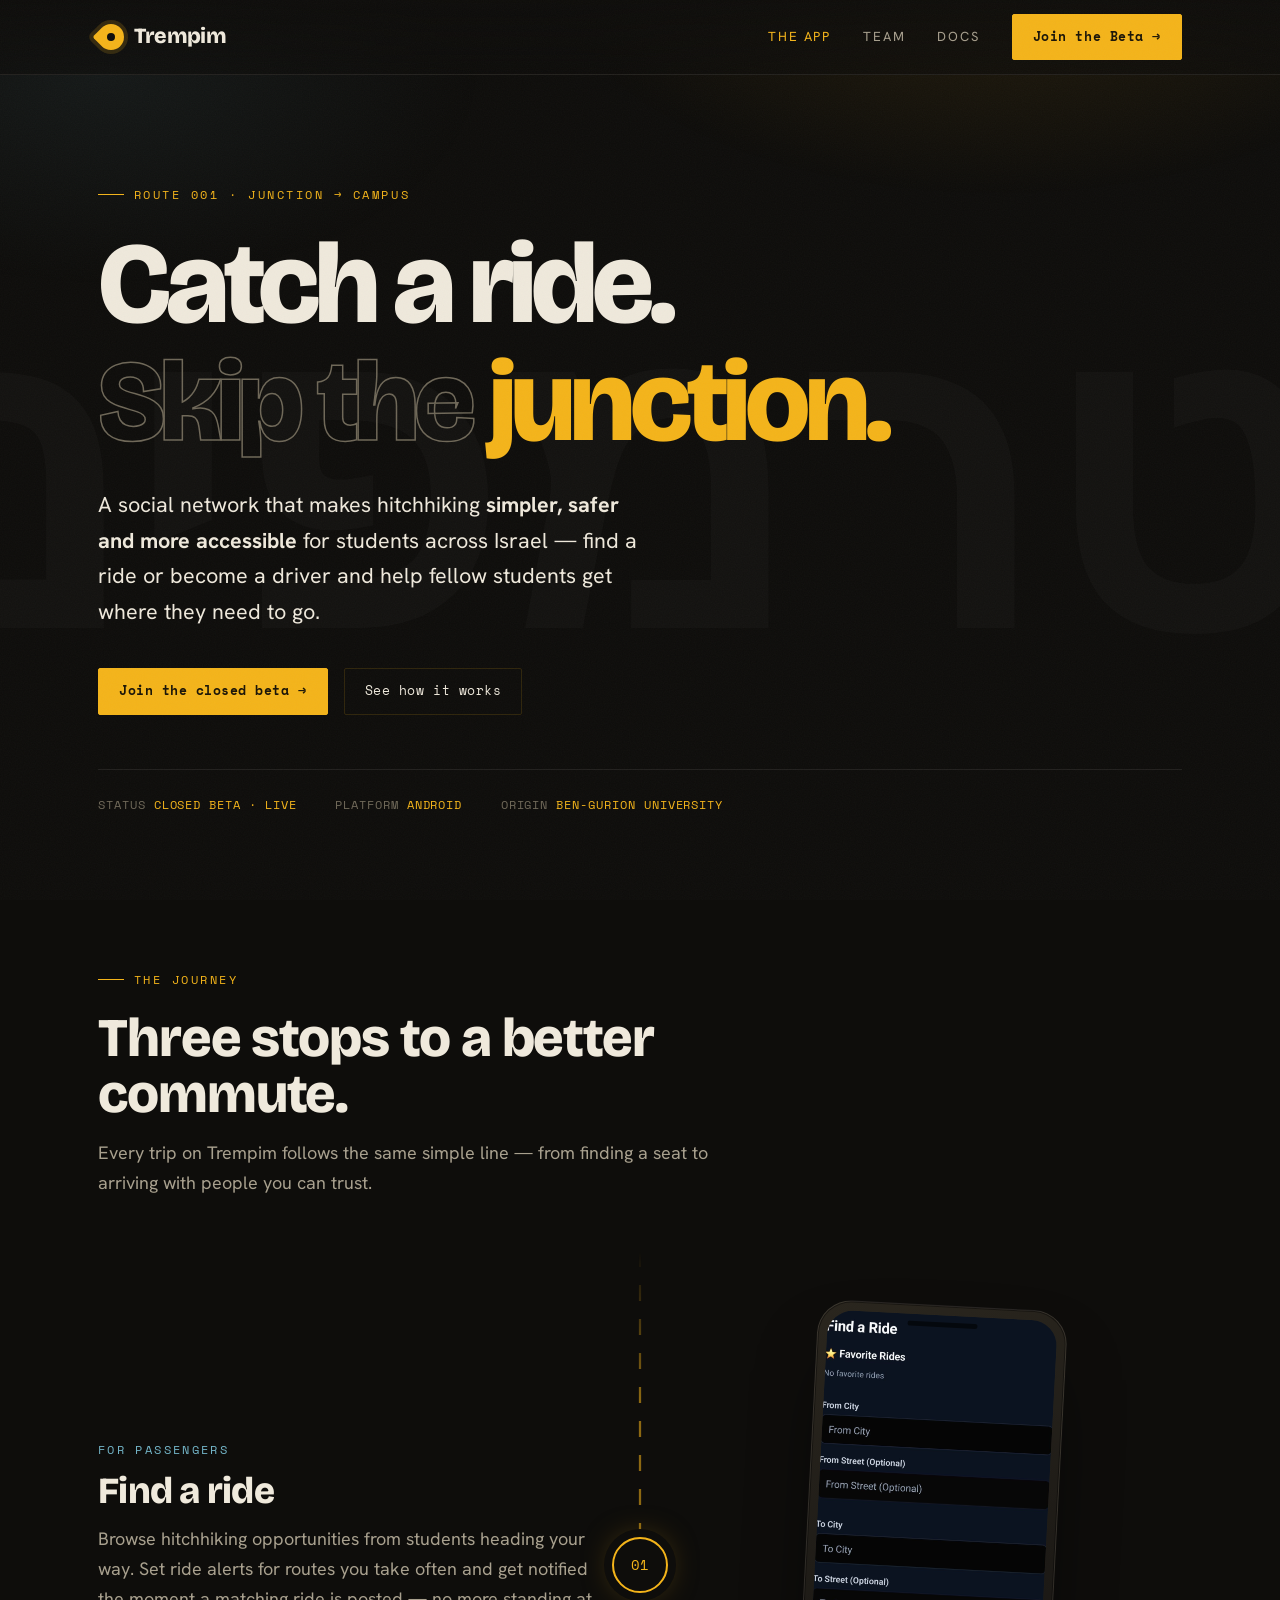
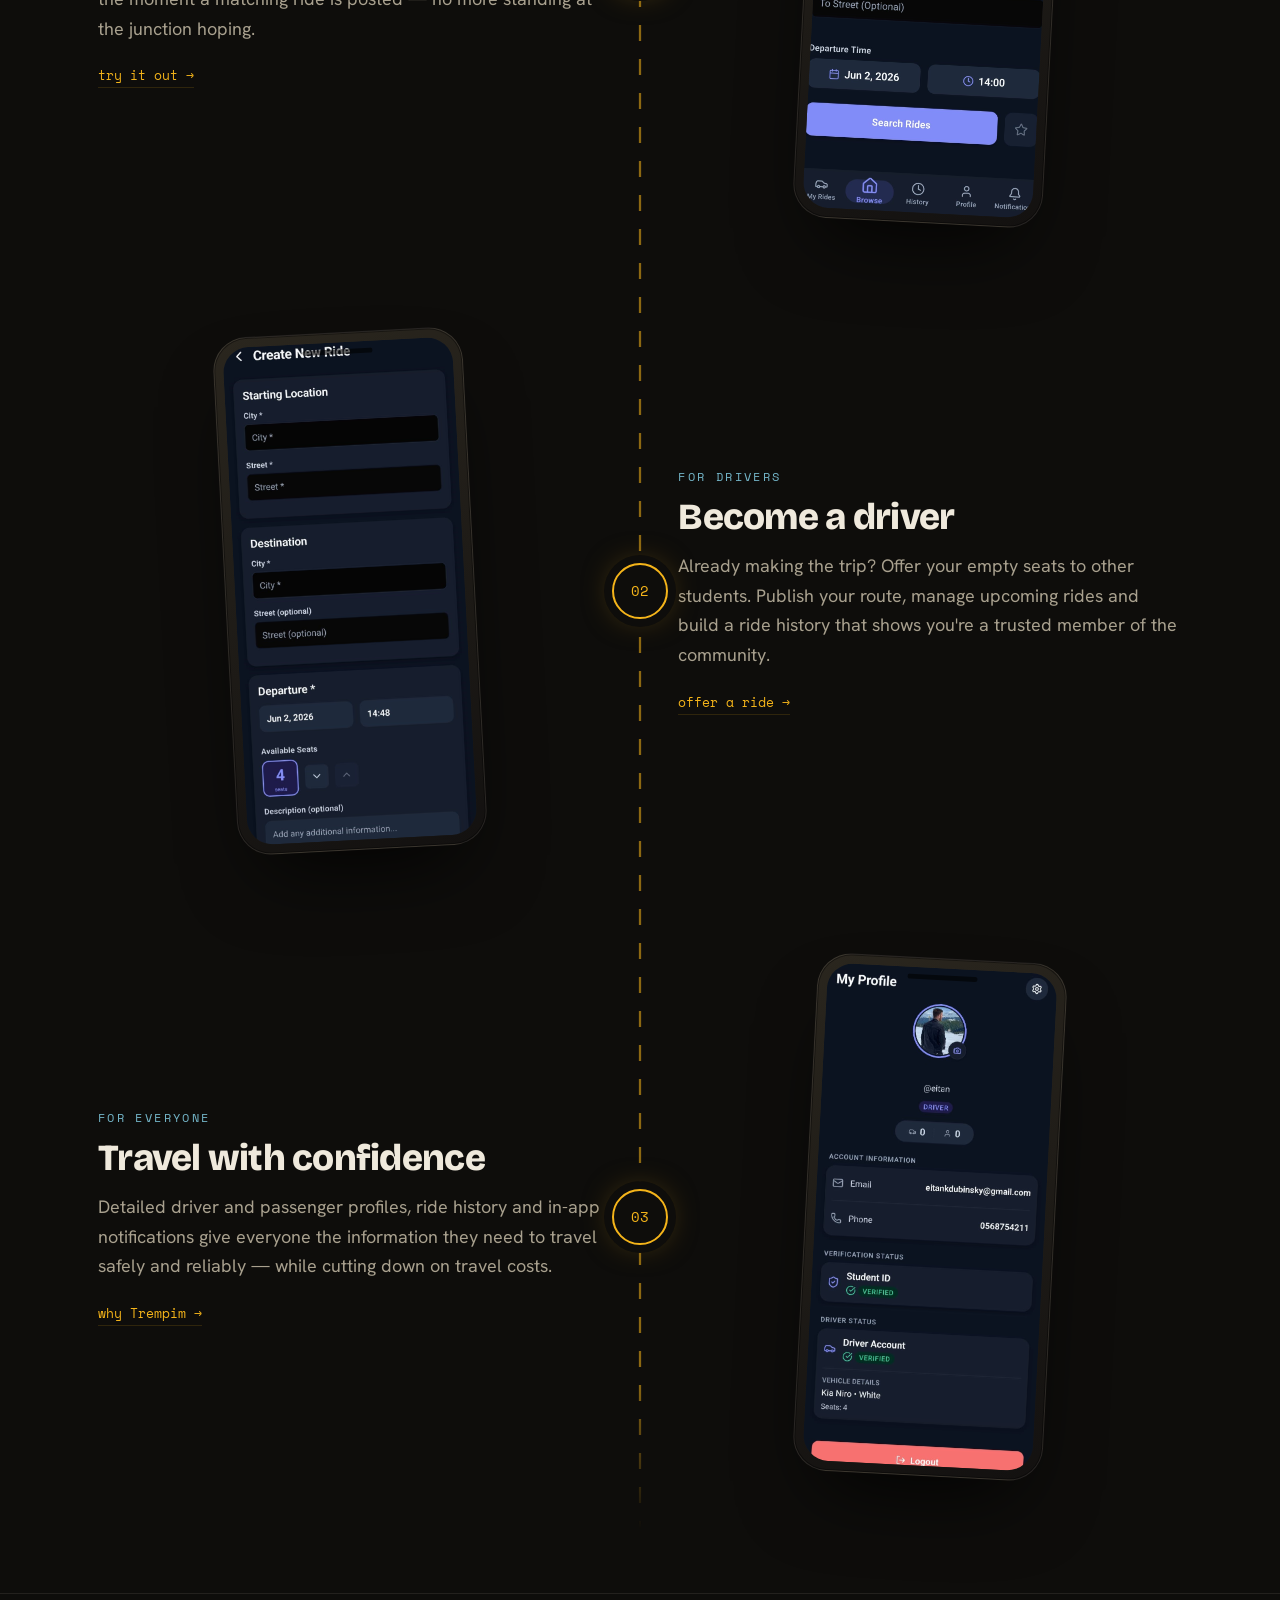
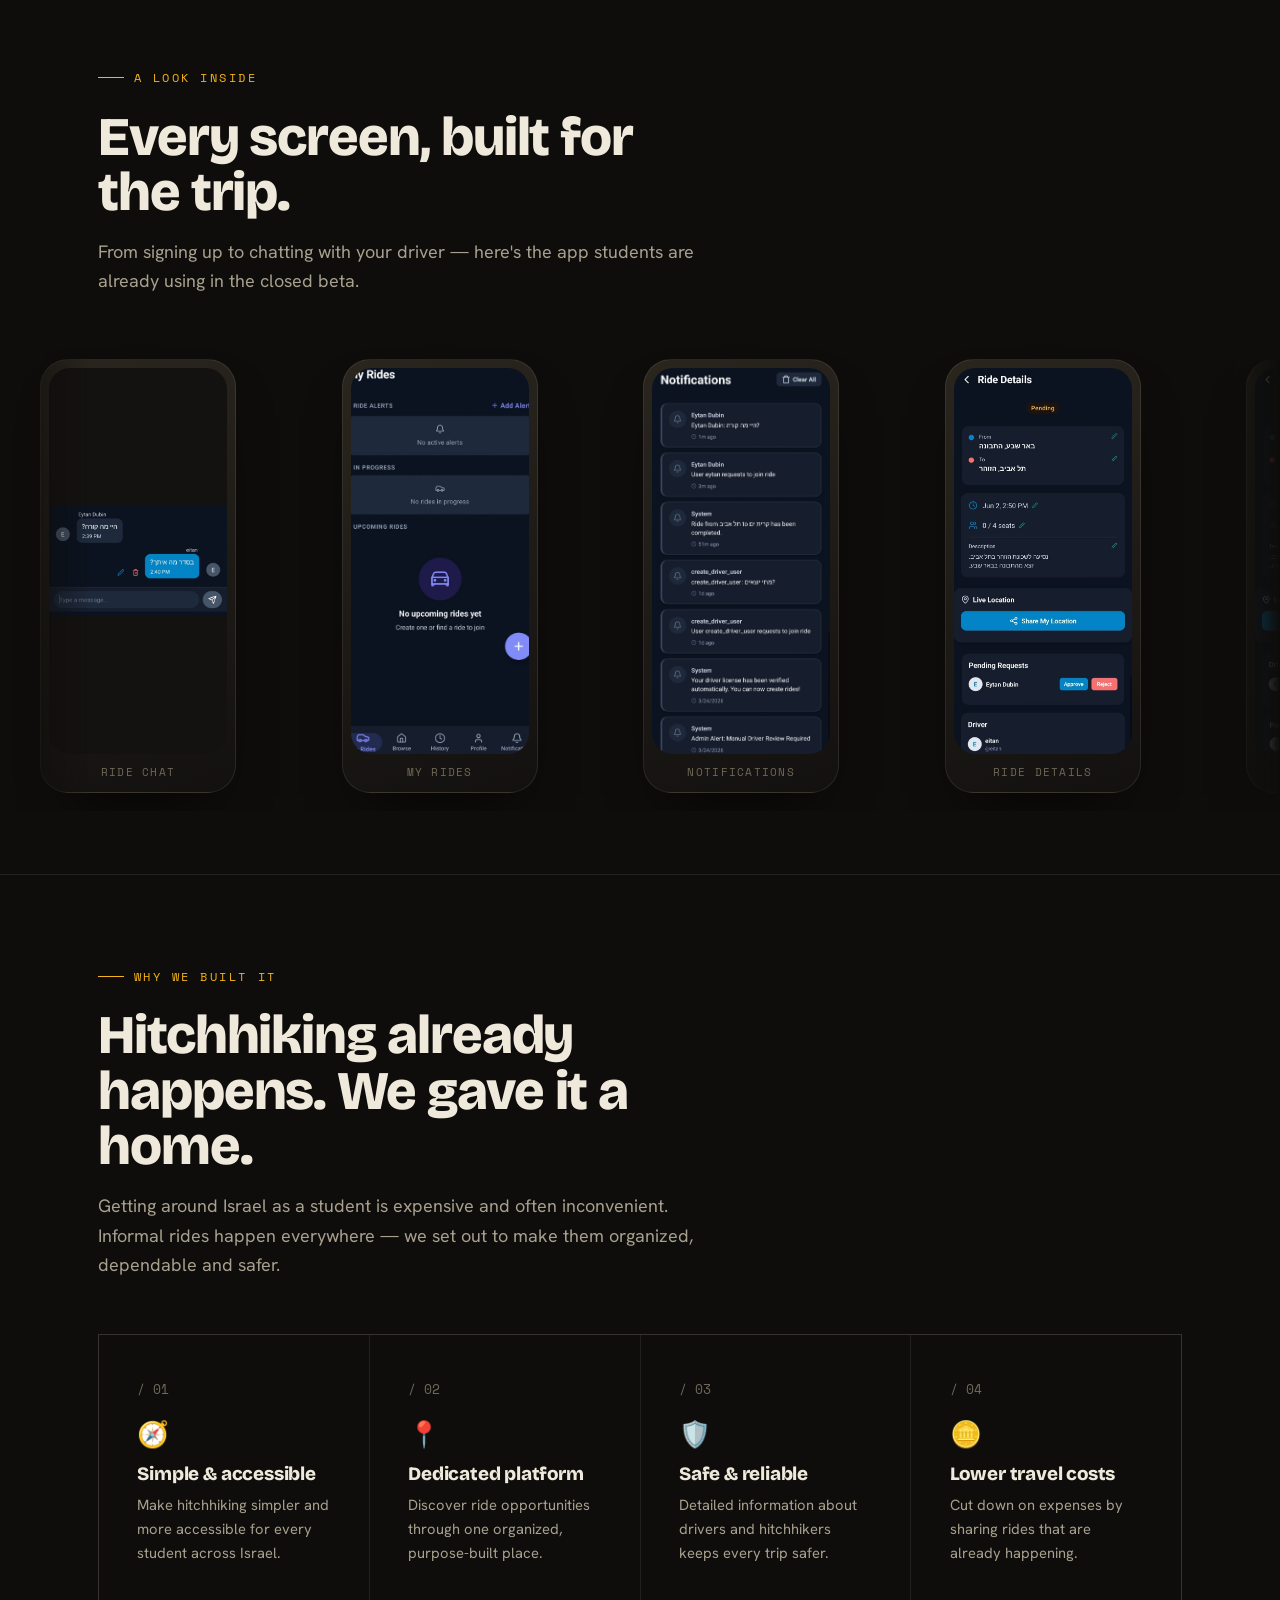
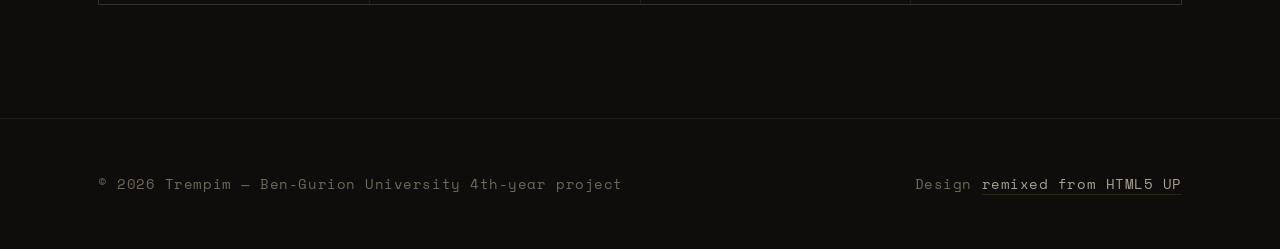
<file: index.html>
<!DOCTYPE HTML>
<!--
	Trempim Project Site — "Night Road" bespoke design
	Hitchhiking for students across Israel · BGU 4th-year project
-->
<html lang="en">
	<head>
		<title>Trempim &mdash; Hitchhiking for Students</title>
		<meta charset="utf-8" />
		<meta name="viewport" content="width=device-width, initial-scale=1" />
		<meta name="description" content="Trempim is a social network that helps students across Israel find rides and become drivers. A 4th-year software engineering project at Ben-Gurion University." />
		<link rel="preconnect" href="https://fonts.googleapis.com" />
		<link rel="preconnect" href="https://fonts.gstatic.com" crossorigin />
		<link href="https://fonts.googleapis.com/css2?family=Bricolage+Grotesque:opsz,wght@12..96,600;12..96,800&family=Hanken+Grotesk:wght@400;500;700&family=Space+Mono:wght@400;700&display=swap" rel="stylesheet" />
		<link rel="stylesheet" href="assets/css/trempim.css" />
	</head>
	<body>

		<!-- Header -->
		<header class="site-header">
			<div class="shell">
				<a href="index.html" class="brand"><span class="pin"></span>Trempim</a>
				<nav class="nav">
					<a href="index.html" class="link active">The App</a>
					<a href="team.html" class="link">Team</a>
					<a href="documentation.html" class="link">Docs</a>
					<a href="beta.html" class="btn primary">Join the Beta <span class="arr">&rarr;</span></a>
				</nav>
				<button class="burger" id="burger" aria-label="Toggle menu" aria-expanded="false">
					<span></span><span></span><span></span>
				</button>
			</div>
		</header>

		<!-- Mobile nav drawer -->
		<div class="mobile-drawer" id="mobile-drawer">
			<a href="index.html" class="active">The App</a>
			<a href="team.html">Team</a>
			<a href="documentation.html">Docs</a>
			<a href="beta.html" class="mob-cta">Join the Beta &rarr;</a>
		</div>


		<!-- Hero -->
		<section class="hero">
			<div class="ghost" aria-hidden="true">טרמפים</div>
			<div class="shell">
				<div class="inner">
					<div class="tag rise d1">Route&nbsp;001 · Junction &rarr; Campus</div>
					<h1 class="rise d2">Catch a ride.<br><span class="out">Skip the</span> <span class="accent">junction.</span></h1>
					<p class="lead rise d3">A social network that makes hitchhiking <b>simpler, safer and more
					accessible</b> for students across Israel &mdash; find a ride or become a driver and
					help fellow students get where they need to go.</p>
					<div class="actions rise d4">
						<a href="beta.html" class="btn primary">Join the closed beta <span class="arr">&rarr;</span></a>
						<a href="#route" class="btn">See how it works</a>
					</div>
				</div>
				<div class="coords rise d5">
					<span class="mono">STATUS&nbsp;<b>CLOSED BETA · LIVE</b></span>
					<span class="mono">PLATFORM&nbsp;<b>ANDROID</b></span>
					<span class="mono">ORIGIN&nbsp;<b>BEN-GURION UNIVERSITY</b></span>
				</div>
			</div>
		</section>

		<!-- The Route -->
		<section class="route" id="route">
			<div class="shell">
				<div class="head reveal">
					<div class="tag">The journey</div>
					<h2>Three stops to a better commute.</h2>
					<p>Every trip on Trempim follows the same simple line &mdash; from finding a seat to
					arriving with people you can trust.</p>
				</div>

				<div class="line-wrap">

					<!-- Stop 01 -->
					<div class="stop reveal">
						<div class="node mono">01</div>
						<div class="copy">
							<span class="kicker">For passengers</span>
							<h3>Find a ride</h3>
							<p>Browse hitchhiking opportunities from students heading your way. Set ride
							alerts for routes you take often and get notified the moment a matching ride
							is posted &mdash; no more standing at the junction hoping.</p>
							<a href="beta.html" class="textlink">try it out &rarr;</a>
						</div>
						<div class="visual">
							<div class="phone"><img src="images/app_screenshots/searchRide.jpeg" alt="Searching for a ride in the Trempim app" loading="lazy" /></div>
						</div>
					</div>

					<!-- Stop 02 -->
					<div class="stop reveal">
						<div class="node mono">02</div>
						<div class="copy">
							<span class="kicker">For drivers</span>
							<h3>Become a driver</h3>
							<p>Already making the trip? Offer your empty seats to other students. Publish
							your route, manage upcoming rides and build a ride history that shows you're a
							trusted member of the community.</p>
							<a href="beta.html" class="textlink">offer a ride &rarr;</a>
						</div>
						<div class="visual">
							<div class="phone"><img src="images/app_screenshots/createRide.jpeg" alt="Creating a ride in the Trempim app" loading="lazy" /></div>
						</div>
					</div>

					<!-- Stop 03 -->
					<div class="stop reveal">
						<div class="node mono">03</div>
						<div class="copy">
							<span class="kicker">For everyone</span>
							<h3>Travel with confidence</h3>
							<p>Detailed driver and passenger profiles, ride history and in-app
							notifications give everyone the information they need to travel safely and
							reliably &mdash; while cutting down on travel costs.</p>
							<a href="#why" class="textlink">why Trempim &rarr;</a>
						</div>
						<div class="visual">
							<div class="phone"><img src="images/app_screenshots/profile.jpeg" alt="A driver profile in the Trempim app" loading="lazy" /></div>
						</div>
					</div>

				</div>
			</div>
		</section>

		<!-- Gallery -->
		<section class="gallery" id="gallery">
			<div class="shell">
				<div class="head reveal">
					<div class="tag">A look inside</div>
					<h2>Every screen, built for the trip.</h2>
					<p>From signing up to chatting with your driver &mdash; here's the app students are
					already using in the closed beta.</p>
				</div>
			</div>
			<div class="marquee-wrap reveal">
				<div class="marquee">
					<!-- set repeated twice for a seamless loop -->
					<figure class="shot chat"><img src="images/app_screenshots/rideChat.jpeg" alt="In-app ride chat" loading="lazy" /><figcaption>Ride chat</figcaption></figure>
					<figure class="shot"><img src="images/app_screenshots/myRides.jpeg" alt="My rides" loading="lazy" /><figcaption>My rides</figcaption></figure>
					<figure class="shot"><img src="images/app_screenshots/Notifcations.jpeg" alt="Notifications" loading="lazy" /><figcaption>Notifications</figcaption></figure>
					<figure class="shot"><img src="images/app_screenshots/driverRideDetails.jpeg" alt="Driver ride details" loading="lazy" /><figcaption>Ride details</figcaption></figure>
					<figure class="shot"><img src="images/app_screenshots/passengerDetails.jpeg" alt="Passenger details" loading="lazy" /><figcaption>Passenger info</figcaption></figure>
					<figure class="shot"><img src="images/app_screenshots/passengerRideJoin.jpeg" alt="Joining a ride" loading="lazy" /><figcaption>Join a ride</figcaption></figure>
					<figure class="shot"><img src="images/app_screenshots/history.jpeg" alt="Trip history" loading="lazy" /><figcaption>Trip history</figcaption></figure>
					<figure class="shot"><img src="images/app_screenshots/signUp.jpeg" alt="Sign up" loading="lazy" /><figcaption>Sign up</figcaption></figure>

					<figure class="shot chat" aria-hidden="true"><img src="images/app_screenshots/rideChat.jpeg" alt="" loading="lazy" /><figcaption>Ride chat</figcaption></figure>
					<figure class="shot" aria-hidden="true"><img src="images/app_screenshots/myRides.jpeg" alt="" loading="lazy" /><figcaption>My rides</figcaption></figure>
					<figure class="shot" aria-hidden="true"><img src="images/app_screenshots/Notifcations.jpeg" alt="" loading="lazy" /><figcaption>Notifications</figcaption></figure>
					<figure class="shot" aria-hidden="true"><img src="images/app_screenshots/driverRideDetails.jpeg" alt="" loading="lazy" /><figcaption>Ride details</figcaption></figure>
					<figure class="shot" aria-hidden="true"><img src="images/app_screenshots/passengerDetails.jpeg" alt="" loading="lazy" /><figcaption>Passenger info</figcaption></figure>
					<figure class="shot" aria-hidden="true"><img src="images/app_screenshots/passengerRideJoin.jpeg" alt="" loading="lazy" /><figcaption>Join a ride</figcaption></figure>
					<figure class="shot" aria-hidden="true"><img src="images/app_screenshots/history.jpeg" alt="" loading="lazy" /><figcaption>Trip history</figcaption></figure>
					<figure class="shot" aria-hidden="true"><img src="images/app_screenshots/signUp.jpeg" alt="" loading="lazy" /><figcaption>Sign up</figcaption></figure>
				</div>
			</div>
		</section>

		<!-- Why -->
		<section class="why" id="why">
			<div class="shell">
				<div class="head reveal">
					<div class="tag">Why we built it</div>
					<h2>Hitchhiking already happens. We gave it a home.</h2>
					<p>Getting around Israel as a student is expensive and often inconvenient. Informal
					rides happen everywhere &mdash; we set out to make them organized, dependable and safer.</p>
				</div>
				<div class="grid reveal">
					<div class="cell">
						<span class="num">/ 01</span>
						<div class="glyph">🧭</div>
						<h3>Simple &amp; accessible</h3>
						<p>Make hitchhiking simpler and more accessible for every student across Israel.</p>
					</div>
					<div class="cell">
						<span class="num">/ 02</span>
						<div class="glyph">📍</div>
						<h3>Dedicated platform</h3>
						<p>Discover ride opportunities through one organized, purpose-built place.</p>
					</div>
					<div class="cell">
						<span class="num">/ 03</span>
						<div class="glyph">🛡️</div>
						<h3>Safe &amp; reliable</h3>
						<p>Detailed information about drivers and hitchhikers keeps every trip safer.</p>
					</div>
					<div class="cell">
						<span class="num">/ 04</span>
						<div class="glyph">🪙</div>
						<h3>Lower travel costs</h3>
						<p>Cut down on expenses by sharing rides that are already happening.</p>
					</div>
				</div>
			</div>
		</section>

		<!-- Footer -->
		<footer class="site-footer">
			<div class="shell">
				<p>&copy; 2026 Trempim &mdash; Ben-Gurion University 4th-year project</p>
				<p>Design <a href="http://html5up.net">remixed from HTML5 UP</a></p>
			</div>
		</footer>

		<!-- Scroll reveal (no jQuery needed) -->
		<script>
			const io = new IntersectionObserver((entries) => {
				for (const e of entries) {
					if (e.isIntersecting) { e.target.classList.add('in'); io.unobserve(e.target); }
				}
			}, { threshold: 0.18 });
			document.querySelectorAll('.reveal').forEach(el => io.observe(el));
		</script>

		<!-- Mobile menu toggle -->
		<script>
			(() => {
				const burger = document.getElementById('burger');
				const drawer = document.getElementById('mobile-drawer');
				if (!burger || !drawer) return;
				burger.addEventListener('click', () => {
					const open = burger.classList.toggle('open');
					drawer.classList.toggle('open');
					burger.setAttribute('aria-expanded', open);
					document.body.classList.toggle('nav-open', open);
				});
			})();
		</script>

	</body>
</html>
</file>
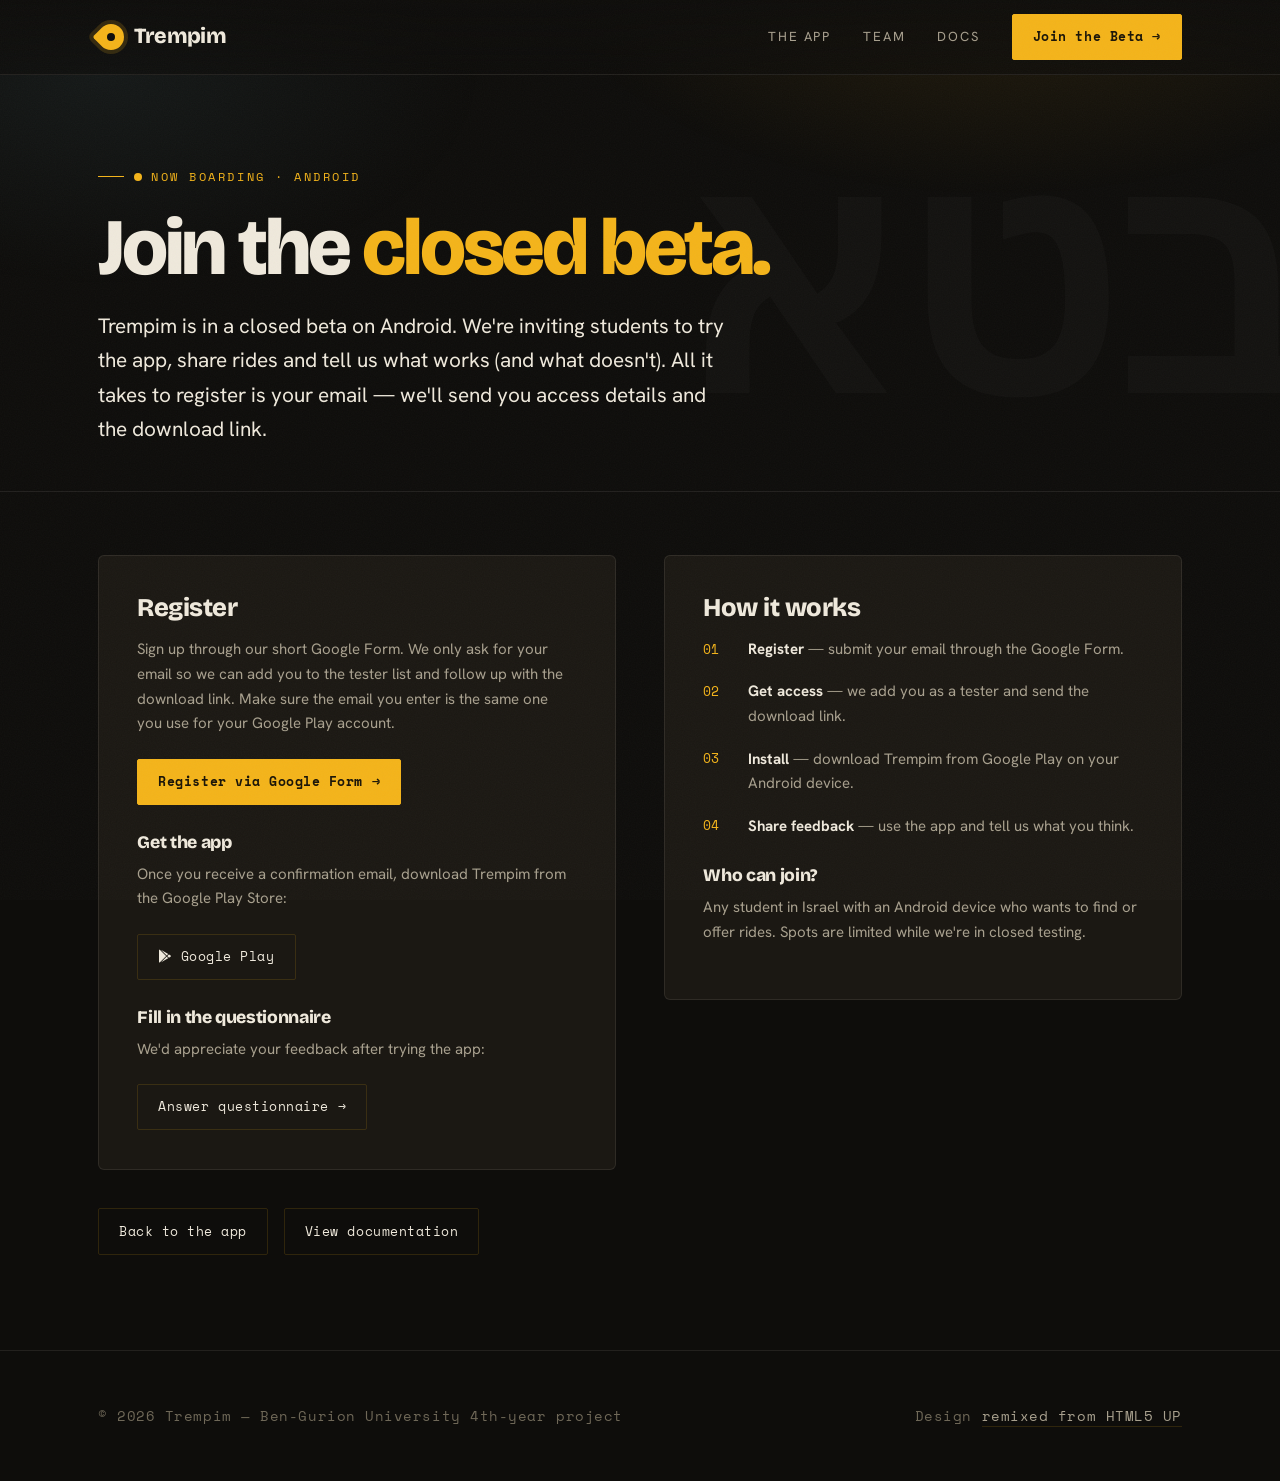
<file: beta.html>
<!DOCTYPE HTML>
<!--
	Trempim Project Site — "Night Road" bespoke design
-->
<html lang="en">
	<head>
		<title>Closed Beta &mdash; Trempim</title>
		<meta charset="utf-8" />
		<meta name="viewport" content="width=device-width, initial-scale=1" />
		<meta name="description" content="Register for the Trempim closed beta and help shape the app." />
		<link rel="preconnect" href="https://fonts.googleapis.com" />
		<link rel="preconnect" href="https://fonts.gstatic.com" crossorigin />
		<link href="https://fonts.googleapis.com/css2?family=Bricolage+Grotesque:opsz,wght@12..96,600;12..96,800&family=Hanken+Grotesk:wght@400;500;700&family=Space+Mono:wght@400;700&display=swap" rel="stylesheet" />
		<link rel="stylesheet" href="assets/css/fontawesome-all.min.css" />
		<link rel="stylesheet" href="assets/css/trempim.css" />
	</head>
	<body>

		<!-- Header -->
		<header class="site-header">
			<div class="shell">
				<a href="index.html" class="brand"><span class="pin"></span>Trempim</a>
				<nav class="nav">
					<a href="index.html" class="link">The App</a>
					<a href="team.html" class="link">Team</a>
					<a href="documentation.html" class="link">Docs</a>
					<a href="beta.html" class="btn primary">Join the Beta <span class="arr">&rarr;</span></a>
				</nav>
				<button class="burger" id="burger" aria-label="Toggle menu" aria-expanded="false">
					<span></span><span></span><span></span>
				</button>
			</div>
		</header>

		<!-- Mobile nav drawer -->
		<div class="mobile-drawer" id="mobile-drawer">
			<a href="index.html">The App</a>
			<a href="team.html">Team</a>
			<a href="documentation.html">Docs</a>
			<a href="beta.html" class="mob-cta active">Join the Beta &rarr;</a>
		</div>

		<!-- Page hero -->
		<section class="page-hero">
			<div class="ghost" aria-hidden="true">בטא</div>
			<div class="shell">
				<div class="inner">
					<div class="tag rise d1"><span class="dot" style="display:inline-block;width:8px;height:8px;border-radius:50%;background:var(--amber)"></span> Now boarding · Android</div>
					<h1 class="rise d2">Join the <span class="accent">closed beta.</span></h1>
					<p class="lead rise d3">Trempim is in a closed beta on Android. We're inviting students to
					try the app, share rides and tell us what works (and what doesn't). All it takes to
					register is your email &mdash; we'll send you access details and the download link.</p>
				</div>
			</div>
		</section>

		<!-- Split -->
		<section class="section">
			<div class="shell">
				<div class="split">

					<div class="panel reveal">
						<h2>Register</h2>
						<p>Sign up through our short Google Form. We only ask for your email so we can add
						you to the tester list and follow up with the download link. Make sure the email
						you enter is the same one you use for your Google Play account.</p>
						<div class="actions-row">
							<a href="https://docs.google.com/forms/d/e/1FAIpQLSfFILlI16VJcd_2yLHAH0VLFupxx2jEQwEOP6ZvV-6SCOFsvw/viewform?usp=dialog" class="btn primary" target="_blank" rel="noopener">Register via Google Form <span class="arr">&rarr;</span></a>
						</div>

						<h3>Get the app</h3>
						<p>Once you receive a confirmation email, download Trempim from the Google Play Store:</p>
						<div class="actions-row">
							<a href="https://play.google.com/store/apps/details?id=com.trempim.app" class="btn" target="_blank" rel="noopener"><span class="icon brands fa-google-play"></span> Google Play</a>
						</div>

						<h3>Fill in the questionnaire</h3>
						<p>We'd appreciate your feedback after trying the app:</p>
						<div class="actions-row">
							<a href="https://docs.google.com/forms/d/e/1FAIpQLSczNXUBs0FO82cezZH1l9twGN4yZcWsjgeB3Jk6yJIskLZobg/viewform?usp=dialog" class="btn" target="_blank" rel="noopener">Answer questionnaire <span class="arr">&rarr;</span></a>
						</div>
					</div>

					<div class="panel reveal">
						<h2>How it works</h2>
						<ol class="steps">
							<li><strong>Register</strong> &mdash; submit your email through the Google Form.</li>
							<li><strong>Get access</strong> &mdash; we add you as a tester and send the download link.</li>
							<li><strong>Install</strong> &mdash; download Trempim from Google Play on your Android device.</li>
							<li><strong>Share feedback</strong> &mdash; use the app and tell us what you think.</li>
						</ol>

						<h3>Who can join?</h3>
						<p>Any student in Israel with an Android device who wants to find or offer rides.
						Spots are limited while we're in closed testing.</p>
					</div>

				</div>

				<div class="actions-row" style="margin-top:2.4rem">
					<a href="index.html" class="btn">Back to the app</a>
					<a href="documentation.html" class="btn">View documentation</a>
				</div>
			</div>
		</section>

		<!-- Footer -->
		<footer class="site-footer">
			<div class="shell">
				<p>&copy; 2026 Trempim &mdash; Ben-Gurion University 4th-year project</p>
				<p>Design <a href="http://html5up.net">remixed from HTML5 UP</a></p>
			</div>
		</footer>

		<script>
			const io = new IntersectionObserver((entries) => {
				for (const e of entries) { if (e.isIntersecting) { e.target.classList.add('in'); io.unobserve(e.target); } }
			}, { threshold: 0.18 });
			document.querySelectorAll('.reveal').forEach(el => io.observe(el));
		</script>

		<!-- Mobile menu toggle -->
		<script>
			(() => {
				const burger = document.getElementById('burger');
				const drawer = document.getElementById('mobile-drawer');
				if (!burger || !drawer) return;
				burger.addEventListener('click', () => {
					const open = burger.classList.toggle('open');
					drawer.classList.toggle('open');
					burger.setAttribute('aria-expanded', open);
					document.body.classList.toggle('nav-open', open);
				});
			})();
		</script>

	</body>
</html>
</file>
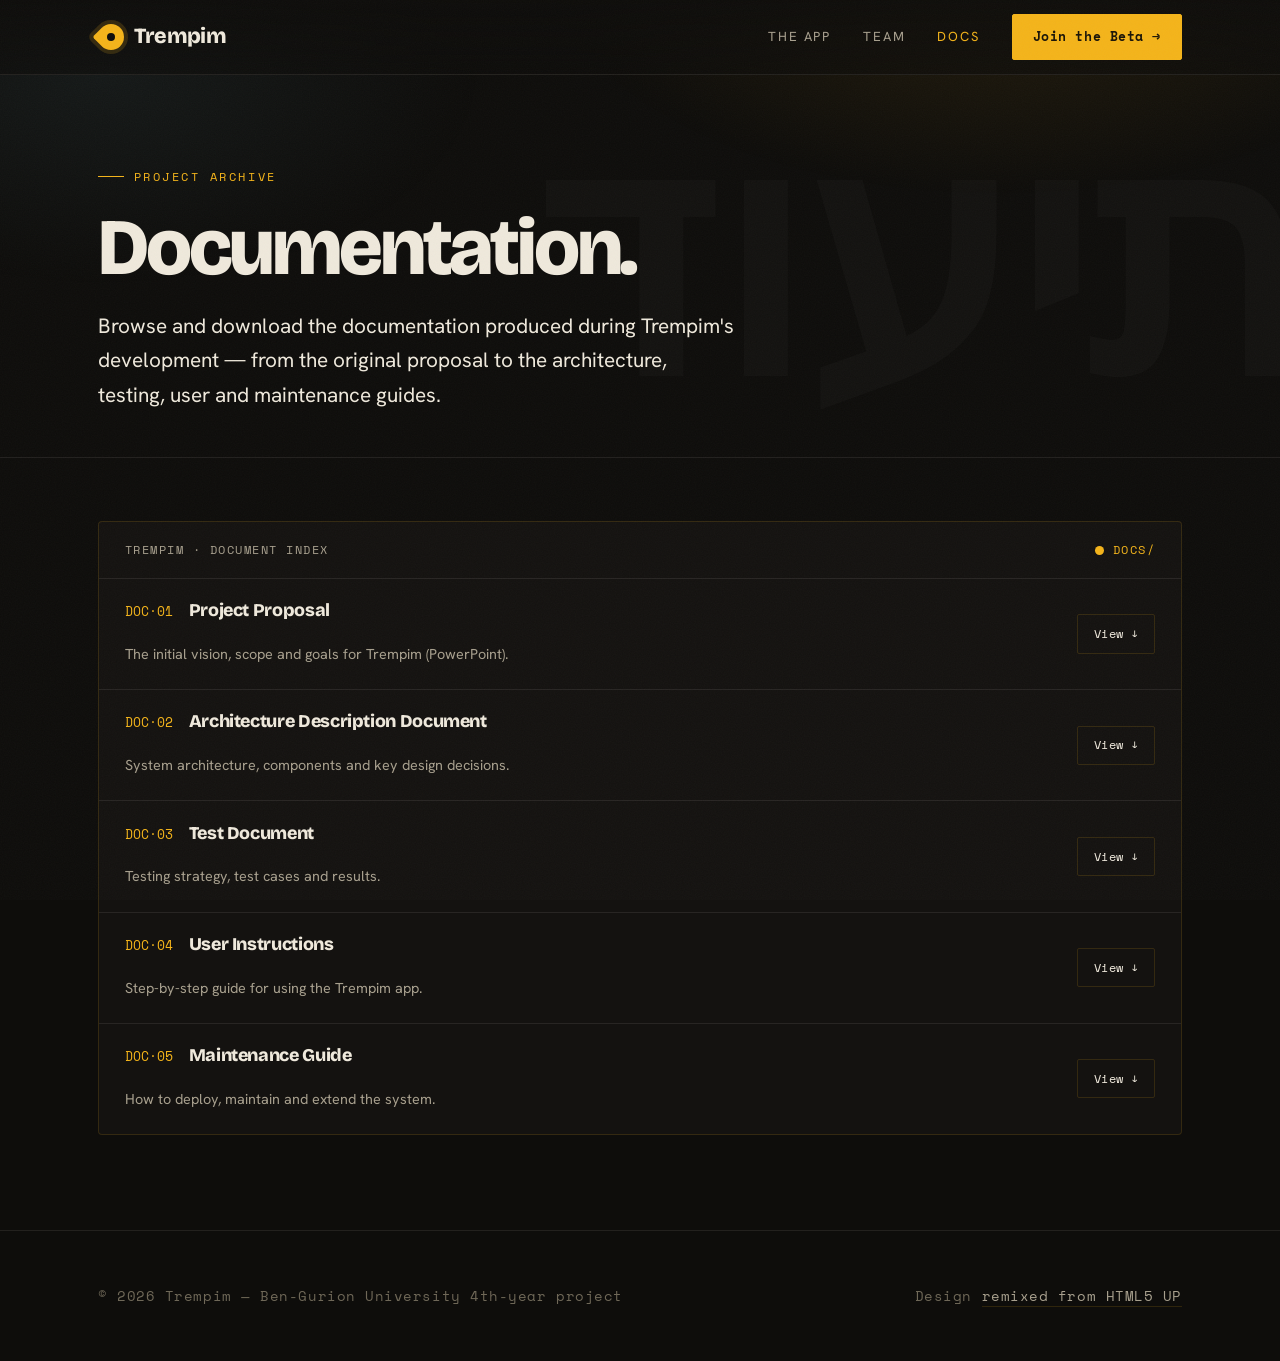
<file: documentation.html>
<!DOCTYPE HTML>
<!--
	Trempim Project Site — "Night Road" bespoke design
-->
<html lang="en">
	<head>
		<title>Documentation &mdash; Trempim</title>
		<meta charset="utf-8" />
		<meta name="viewport" content="width=device-width, initial-scale=1" />
		<meta name="description" content="Download and view the development documentation for the Trempim project." />
		<link rel="preconnect" href="https://fonts.googleapis.com" />
		<link rel="preconnect" href="https://fonts.gstatic.com" crossorigin />
		<link href="https://fonts.googleapis.com/css2?family=Bricolage+Grotesque:opsz,wght@12..96,600;12..96,800&family=Hanken+Grotesk:wght@400;500;700&family=Space+Mono:wght@400;700&display=swap" rel="stylesheet" />
		<link rel="stylesheet" href="assets/css/trempim.css" />
	</head>
	<body>

		<!-- Header -->
		<header class="site-header">
			<div class="shell">
				<a href="index.html" class="brand"><span class="pin"></span>Trempim</a>
				<nav class="nav">
					<a href="index.html" class="link">The App</a>
					<a href="team.html" class="link">Team</a>
					<a href="documentation.html" class="link active">Docs</a>
					<a href="beta.html" class="btn primary">Join the Beta <span class="arr">&rarr;</span></a>
				</nav>
				<button class="burger" id="burger" aria-label="Toggle menu" aria-expanded="false">
					<span></span><span></span><span></span>
				</button>
			</div>
		</header>

		<!-- Mobile nav drawer -->
		<div class="mobile-drawer" id="mobile-drawer">
			<a href="index.html">The App</a>
			<a href="team.html">Team</a>
			<a href="documentation.html" class="active">Docs</a>
			<a href="beta.html" class="mob-cta">Join the Beta &rarr;</a>
		</div>

		<!-- Page hero -->
		<section class="page-hero">
			<div class="ghost" aria-hidden="true">תיעוד</div>
			<div class="shell">
				<div class="inner">
					<div class="tag rise d1">Project archive</div>
					<h1 class="rise d2">Documentation.</h1>
					<p class="lead rise d3">Browse and download the documentation produced during Trempim's
					development &mdash; from the original proposal to the architecture, testing, user and
					maintenance guides.</p>
				</div>
			</div>
		</section>

		<!-- Documents -->
		<section class="section">
			<div class="shell">
				<!-- DOCUMENTS
				     Each row links to a file in the docs/ folder.
				     Update the names, descriptions and hrefs as your documents are added. -->
				<div class="board reveal">
					<div class="top">
						<span>Trempim · document index</span>
						<span class="live"><span class="dot"></span> docs/</span>
					</div>
					<div class="doc-row">
						<div class="meta"><span class="code">DOC&middot;01</span><h3>Project Proposal</h3><p>The initial vision, scope and goals for Trempim (PowerPoint).</p></div>
						<a href="docs/project_proposal.pptx" class="btn small" target="_blank" rel="noopener">View &darr;</a>
					</div>
					<div class="doc-row">
						<div class="meta"><span class="code">DOC&middot;02</span><h3>Architecture Description Document</h3><p>System architecture, components and key design decisions.</p></div>
						<a href="docs/architecture_description_document.pdf" class="btn small" target="_blank" rel="noopener">View &darr;</a>
					</div>
					<div class="doc-row">
						<div class="meta"><span class="code">DOC&middot;03</span><h3>Test Document</h3><p>Testing strategy, test cases and results.</p></div>
						<a href="docs/test_document.pdf" class="btn small" target="_blank" rel="noopener">View &darr;</a>
					</div>
					<div class="doc-row">
						<div class="meta"><span class="code">DOC&middot;04</span><h3>User Instructions</h3><p>Step-by-step guide for using the Trempim app.</p></div>
						<a href="docs/user_instructions.pdf" class="btn small" target="_blank" rel="noopener">View &darr;</a>
					</div>
					<div class="doc-row">
						<div class="meta"><span class="code">DOC&middot;05</span><h3>Maintenance Guide</h3><p>How to deploy, maintain and extend the system.</p></div>
						<a href="docs/maintenance_guide.pdf" class="btn small" target="_blank" rel="noopener">View &darr;</a>
					</div>
				</div>
			</div>
		</section>

		<!-- Footer -->
		<footer class="site-footer">
			<div class="shell">
				<p>&copy; 2026 Trempim &mdash; Ben-Gurion University 4th-year project</p>
				<p>Design <a href="http://html5up.net">remixed from HTML5 UP</a></p>
			</div>
		</footer>

		<script>
			const io = new IntersectionObserver((entries) => {
				for (const e of entries) { if (e.isIntersecting) { e.target.classList.add('in'); io.unobserve(e.target); } }
			}, { threshold: 0.18 });
			document.querySelectorAll('.reveal').forEach(el => io.observe(el));
		</script>

		<!-- Mobile menu toggle -->
		<script>
			(() => {
				const burger = document.getElementById('burger');
				const drawer = document.getElementById('mobile-drawer');
				if (!burger || !drawer) return;
				burger.addEventListener('click', () => {
					const open = burger.classList.toggle('open');
					drawer.classList.toggle('open');
					burger.setAttribute('aria-expanded', open);
					document.body.classList.toggle('nav-open', open);
				});
			})();
		</script>

	</body>
</html>
</file>
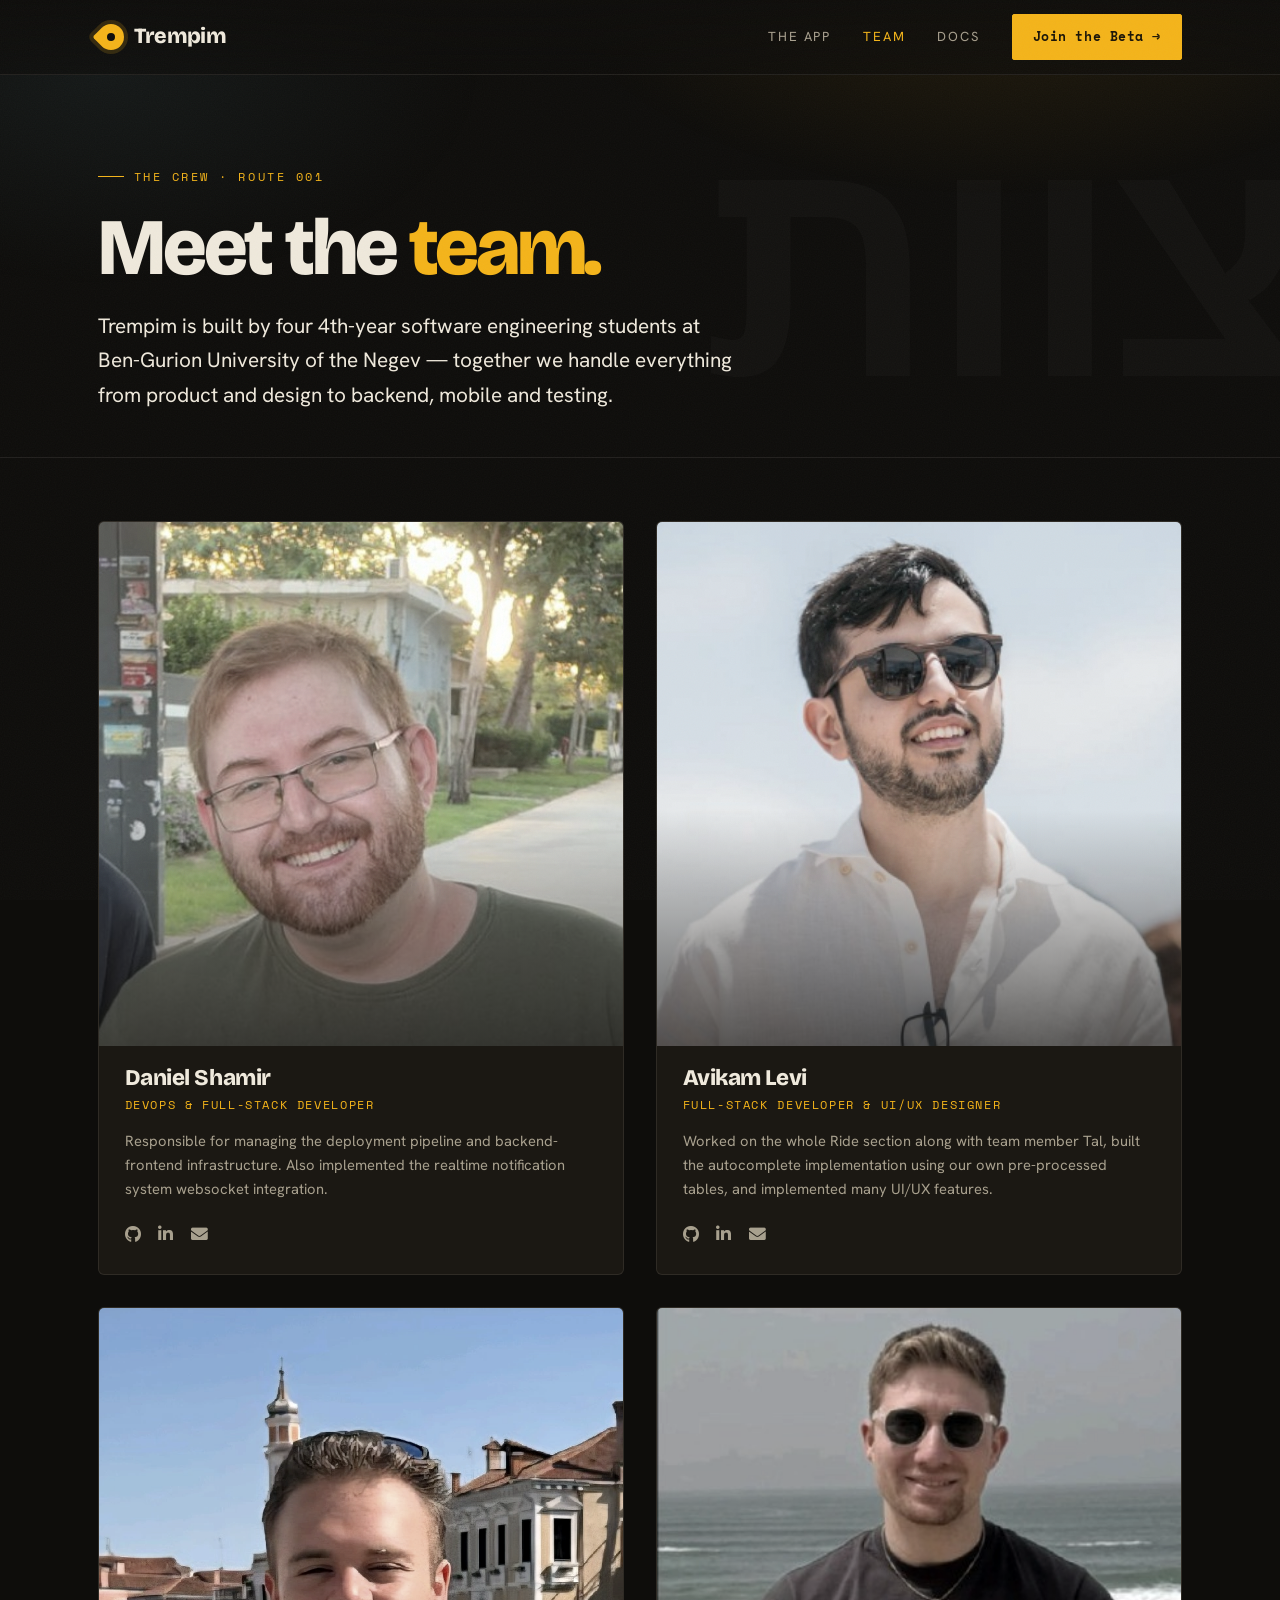
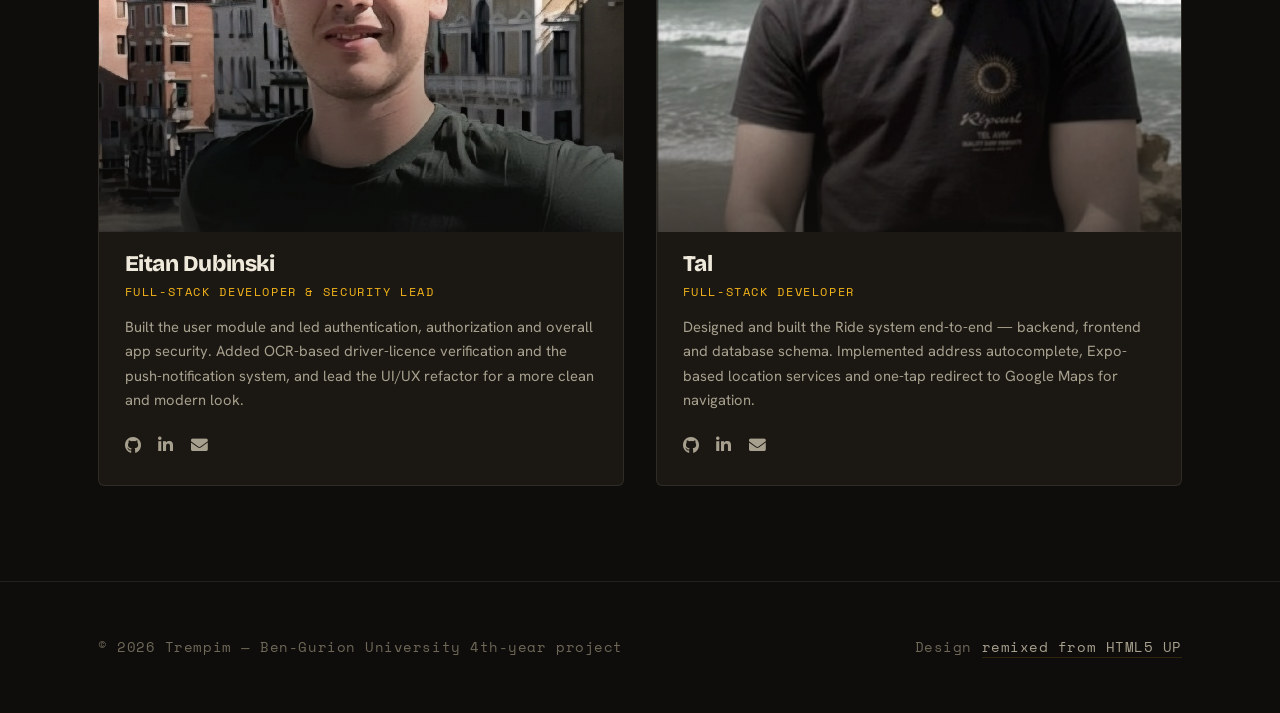
<file: team.html>
<!DOCTYPE HTML>
<!--
	Trempim Project Site — "Night Road" bespoke design
-->
<html lang="en">
	<head>
		<title>Team &mdash; Trempim</title>
		<meta charset="utf-8" />
		<meta name="viewport" content="width=device-width, initial-scale=1" />
		<meta name="description" content="Meet the four Ben-Gurion University software engineering students behind Trempim." />
		<link rel="preconnect" href="https://fonts.googleapis.com" />
		<link rel="preconnect" href="https://fonts.gstatic.com" crossorigin />
		<link href="https://fonts.googleapis.com/css2?family=Bricolage+Grotesque:opsz,wght@12..96,600;12..96,800&family=Hanken+Grotesk:wght@400;500;700&family=Space+Mono:wght@400;700&display=swap" rel="stylesheet" />
		<link rel="stylesheet" href="assets/css/fontawesome-all.min.css" />
		<link rel="stylesheet" href="assets/css/trempim.css" />
	</head>
	<body>

		<!-- Header -->
		<header class="site-header">
			<div class="shell">
				<a href="index.html" class="brand"><span class="pin"></span>Trempim</a>
				<nav class="nav">
					<a href="index.html" class="link">The App</a>
					<a href="team.html" class="link active">Team</a>
					<a href="documentation.html" class="link">Docs</a>
					<a href="beta.html" class="btn primary">Join the Beta <span class="arr">&rarr;</span></a>
				</nav>
				<button class="burger" id="burger" aria-label="Toggle menu" aria-expanded="false">
					<span></span><span></span><span></span>
				</button>
			</div>
		</header>

		<!-- Mobile nav drawer -->
		<div class="mobile-drawer" id="mobile-drawer">
			<a href="index.html">The App</a>
			<a href="team.html" class="active">Team</a>
			<a href="documentation.html">Docs</a>
			<a href="beta.html" class="mob-cta">Join the Beta &rarr;</a>
		</div>

		<!-- Page hero -->
		<section class="page-hero">
			<div class="ghost" aria-hidden="true">צוות</div>
			<div class="shell">
				<div class="inner">
					<div class="tag rise d1">The crew · Route 001</div>
					<h1 class="rise d2">Meet the <span class="accent">team.</span></h1>
					<p class="lead rise d3">Trempim is built by four 4th-year software engineering students at
					Ben-Gurion University of the Negev &mdash; together we handle everything from product
					and design to backend, mobile and testing.</p>
				</div>
			</div>
		</section>

		<!-- Members -->
		<section class="section">
			<div class="shell">
				<!-- TEAM MEMBERS
				     Member 4 is still a placeholder — replace name, role, photo and links. -->
				<div class="team-grid">

					<div class="member reveal">
						<div class="photo"><img src="images/pic01.jpg" alt="Daniel Shamir" /></div>
						<div class="body">
							<h3>Daniel Shamir</h3>
							<span class="role">DevOps &amp; Full-Stack Developer</span>
							<p>Responsible for managing the deployment pipeline and backend-frontend
							infrastructure. Also implemented the realtime notification system websocket
							integration.</p>
							<ul class="socials">
								<li><a href="https://github.com/DanielShamirWork" target="_blank" rel="noopener" aria-label="GitHub"><span class="icon brands fa-github"></span></a></li>
								<li><a href="https://www.linkedin.com/in/daniel-shamir-231a2437b" target="_blank" rel="noopener" aria-label="LinkedIn"><span class="icon brands fa-linkedin-in"></span></a></li>
								<li><a href="mailto:daniel.shamir.work@gmail.com" aria-label="Email"><span class="icon solid fa-envelope"></span></a></li>
							</ul>
						</div>
					</div>

					<div class="member reveal">
						<div class="photo"><img src="images/pic02.png" alt="Avikam Levi" /></div>
						<div class="body">
							<h3>Avikam Levi</h3>
							<span class="role">Full-Stack Developer &amp; UI/UX Designer</span>
							<p>Worked on the whole Ride section along with team member Tal, built the
							autocomplete implementation using our own pre-processed tables, and implemented
							many UI/UX features.</p>
							<ul class="socials">
								<li><a href="https://github.com/avikaml" target="_blank" rel="noopener" aria-label="GitHub"><span class="icon brands fa-github"></span></a></li>
								<li><a href="https://www.linkedin.com/in/avikam-levi/" target="_blank" rel="noopener" aria-label="LinkedIn"><span class="icon brands fa-linkedin-in"></span></a></li>
								<li><a href="mailto:avikamlevi1@gmail.com" aria-label="Email"><span class="icon solid fa-envelope"></span></a></li>
							</ul>
						</div>
					</div>

					<div class="member reveal">
						<div class="photo"><img src="images/1781724459219.png" alt="Eitan Dubinski" /></div>
						<div class="body">
							<h3>Eitan Dubinski</h3>
							<span class="role">Full-Stack Developer &amp; Security Lead</span>
							<p>Built the user module and led authentication, authorization and overall app
							security. Added OCR-based driver-licence verification and the push-notification
							system, and lead the UI/UX refactor for a more clean and modern look.</p>
							<ul class="socials">
								<li><a href="https://github.com/eitandub22" target="_blank" rel="noopener" aria-label="GitHub"><span class="icon brands fa-github"></span></a></li>
								<li><a href="https://www.linkedin.com/in/eitan-dubinski/" target="_blank" rel="noopener" aria-label="LinkedIn"><span class="icon brands fa-linkedin-in"></span></a></li>
								<li><a href="mailto:eitankdubinsky@gmail.com" aria-label="Email"><span class="icon solid fa-envelope"></span></a></li>
							</ul>
						</div>
					</div>

					<div class="member reveal">
						<div class="photo"><img src="images/1775315078582.jpeg" alt="Tal" /></div>
						<div class="body">
							<h3>Tal</h3>
							<span class="role">Full-Stack Developer</span>
							<p>Designed and built the Ride system end-to-end &mdash; backend, frontend and
							database schema. Implemented address autocomplete, Expo-based location services
							and one-tap redirect to Google Maps for navigation.</p>
							<ul class="socials">
								<li><a href="#" aria-label="GitHub"><span class="icon brands fa-github"></span></a></li>
								<li><a href="#" aria-label="LinkedIn"><span class="icon brands fa-linkedin-in"></span></a></li>
								<li><a href="#" aria-label="Email"><span class="icon solid fa-envelope"></span></a></li>
							</ul>
						</div>
					</div>

				</div>
			</div>
		</section>

		<!-- Footer -->
		<footer class="site-footer">
			<div class="shell">
				<p>&copy; 2026 Trempim &mdash; Ben-Gurion University 4th-year project</p>
				<p>Design <a href="http://html5up.net">remixed from HTML5 UP</a></p>
			</div>
		</footer>

		<script>
			const io = new IntersectionObserver((entries) => {
				for (const e of entries) { if (e.isIntersecting) { e.target.classList.add('in'); io.unobserve(e.target); } }
			}, { threshold: 0.18 });
			document.querySelectorAll('.reveal').forEach(el => io.observe(el));
		</script>

		<!-- Mobile menu toggle -->
		<script>
			(() => {
				const burger = document.getElementById('burger');
				const drawer = document.getElementById('mobile-drawer');
				if (!burger || !drawer) return;
				burger.addEventListener('click', () => {
					const open = burger.classList.toggle('open');
					drawer.classList.toggle('open');
					burger.setAttribute('aria-expanded', open);
					document.body.classList.toggle('nav-open', open);
				});
			})();
		</script>

	</body>
</html>
</file>
<file: assets/css/trempim.css>
/*
	Trempim — "Night Road" wayfinding design
	Bespoke stylesheet, independent of the HTML5 UP template.
	Aesthetic: asphalt-dark canvas, road-line amber, transit-signage type,
	a dashed route line threading the page like road markings at night.
*/

/* ---- Tokens ------------------------------------------------------------ */
:root {
	--asphalt:    #0e0d0b;
	--asphalt-2:  #141210;
	--surface:    #1b1813;
	--surface-2:  #231f18;
	--hairline:   rgba(244, 180, 26, .14);
	--hairline-2: rgba(239, 233, 220, .09);

	--amber:        #f4b41a;
	--amber-bright: #ffcf45;
	--amber-deep:   #c8881a;
	--sky:          #74b6c9;   /* dusk accent for cool contrast */

	--cream:  #efe9dc;
	--muted:  #a8a08e;
	--faint:  #6f6858;

	--display: "Bricolage Grotesque", "Hanken Grotesk", sans-serif;
	--body:    "Hanken Grotesk", system-ui, sans-serif;
	--mono:    "Space Mono", ui-monospace, monospace;

	--maxw: 1180px;
	--ease: cubic-bezier(.22, 1, .36, 1);
}

/* ---- Reset-ish --------------------------------------------------------- */
*, *::before, *::after { box-sizing: border-box; }
html { scroll-behavior: smooth; -webkit-text-size-adjust: 100%; }
body {
	margin: 0;
	font-family: var(--body);
	font-size: 18px;
	line-height: 1.65;
	color: var(--cream);
	background: var(--asphalt);
	overflow-x: clip;
	-webkit-font-smoothing: antialiased;
}
img { max-width: 100%; display: block; }
a { color: inherit; text-decoration: none; }
h1, h2, h3 { font-family: var(--display); font-weight: 800; line-height: 1.02; margin: 0; letter-spacing: -.02em; }
p { margin: 0 0 1rem; color: var(--muted); }

/* Atmosphere: faint headlight glow + film grain over the whole page */
body::before {
	content: "";
	position: fixed; inset: 0; z-index: 0; pointer-events: none;
	background:
		radial-gradient(60% 45% at 78% -5%, rgba(244,180,26,.10), transparent 60%),
		radial-gradient(50% 40% at 8% 8%,  rgba(116,182,201,.07), transparent 60%);
}
body::after {
	content: "";
	position: fixed; inset: 0; z-index: 999; pointer-events: none; opacity: .035;
	background-image: url("data:image/svg+xml,%3Csvg xmlns='http://www.w3.org/2000/svg' width='160' height='160'%3E%3Cfilter id='n'%3E%3CfeTurbulence type='fractalNoise' baseFrequency='.85' numOctaves='2'/%3E%3C/filter%3E%3Crect width='100%25' height='100%25' filter='url(%23n)'/%3E%3C/svg%3E");
}

.shell { max-width: var(--maxw); margin: 0 auto; padding: 0 clamp(1.25rem, 4vw, 3rem); position: relative; z-index: 1; }
.mono { font-family: var(--mono); }

/* ---- Header ------------------------------------------------------------ */
.site-header {
	position: sticky; top: 0; z-index: 50;
	backdrop-filter: blur(14px);
	background: linear-gradient(to bottom, rgba(14,13,11,.92), rgba(14,13,11,.62));
	border-bottom: 1px solid var(--hairline-2);
}
.site-header .shell { display: flex; align-items: center; justify-content: space-between; height: 74px; }
.brand { display: flex; align-items: center; gap: .6rem; font-family: var(--display); font-weight: 800; font-size: 1.35rem; letter-spacing: -.03em; }
.brand .pin {
	width: 26px; height: 26px; border-radius: 50% 50% 50% 2px; transform: rotate(45deg);
	background: var(--amber); box-shadow: 0 0 0 4px rgba(244,180,26,.16);
	display: grid; place-items: center;
}
.brand .pin::after { content: ""; width: 8px; height: 8px; background: var(--asphalt); border-radius: 50%; transform: rotate(-45deg); }
.nav { display: flex; align-items: center; gap: clamp(1rem, 2.5vw, 2.2rem); }
.nav a.link { font-size: .82rem; text-transform: uppercase; letter-spacing: .14em; color: var(--muted); transition: color .25s; }
.nav a.link:hover, .nav a.link.active { color: var(--cream); }
.nav a.link.active { color: var(--amber); }

/* Buttons */
.btn {
	display: inline-flex; align-items: center; gap: .55rem;
	font-family: var(--mono); font-size: .82rem; letter-spacing: .04em;
	padding: .72rem 1.25rem; border-radius: 2px; border: 1px solid var(--hairline);
	color: var(--cream); background: transparent; cursor: pointer;
	transition: transform .25s var(--ease), background .25s, border-color .25s, color .25s;
}
.btn:hover { transform: translateY(-2px); border-color: var(--amber); }
.btn .arr { transition: transform .25s var(--ease); }
.btn:hover .arr { transform: translateX(4px); }
.btn.primary {
	background: var(--amber); color: #1a1407; border-color: var(--amber); font-weight: 700;
	box-shadow: 0 0 0 0 rgba(244,180,26,.5);
}
.btn.primary:hover { background: var(--amber-bright); box-shadow: 0 14px 38px -12px rgba(244,180,26,.55); }

/* Section label tags */
.tag {
	display: inline-flex; align-items: center; gap: .6rem;
	font-family: var(--mono); font-size: .72rem; letter-spacing: .22em; text-transform: uppercase;
	color: var(--amber); margin-bottom: 1.4rem;
}
.tag::before { content: ""; width: 26px; height: 1px; background: var(--amber); }

/* ---- Hero -------------------------------------------------------------- */
.hero { position: relative; padding: clamp(4rem, 11vh, 9rem) 0 clamp(4rem, 9vh, 7rem); overflow: hidden; }
.hero .ghost {
	position: absolute; top: 50%; right: -3vw; transform: translateY(-50%);
	font-family: var(--display); font-weight: 800; font-size: clamp(9rem, 34vw, 30rem);
	color: rgba(239,233,220,.022); pointer-events: none; user-select: none; line-height: .8; z-index: 0;
}
.hero .inner { position: relative; z-index: 2; max-width: 880px; }
.hero h1 {
	font-size: clamp(3rem, 9vw, 7.4rem);
	letter-spacing: -.045em; margin: 0 0 1.6rem;
}
.hero h1 .accent { color: var(--amber); }
.hero h1 .out {
	color: transparent; -webkit-text-stroke: 1.5px var(--faint);
}
.hero .lead { font-size: clamp(1.05rem, 2vw, 1.35rem); max-width: 560px; color: var(--cream); }
.hero .lead b { color: var(--cream); font-weight: 700; }
.hero .actions { display: flex; flex-wrap: wrap; gap: 1rem; margin-top: 2.4rem; }

/* Coordinate / route ticker decoration */
.coords {
	position: relative; z-index: 2; margin-top: clamp(2.5rem, 6vh, 4rem);
	padding-top: 1.6rem; border-top: 1px solid var(--hairline-2);
	display: flex; gap: clamp(1.5rem, 4vw, 2.4rem); flex-wrap: wrap;
	font-family: var(--mono); font-size: .74rem; color: var(--faint); letter-spacing: .08em;
}
.coords span b { color: var(--amber); font-weight: 400; }

/* Staggered entrance */
.rise { opacity: 0; transform: translateY(26px); animation: rise .9s var(--ease) forwards; }
.rise.d1 { animation-delay: .08s; } .rise.d2 { animation-delay: .18s; }
.rise.d3 { animation-delay: .30s; } .rise.d4 { animation-delay: .44s; } .rise.d5 { animation-delay: .58s; }
@keyframes rise { to { opacity: 1; transform: none; } }

/* ---- The Route (journey) ---------------------------------------------- */
.route { position: relative; padding: clamp(3rem, 7vh, 6rem) 0; }
.route .head { max-width: 620px; margin-bottom: clamp(2.5rem, 6vh, 4.5rem); }
.route .head h2 { font-size: clamp(2rem, 5vw, 3.4rem); margin-bottom: 1rem; }

/* The dashed moving road line down the middle */
.line-wrap { position: relative; }
.line-wrap::before {
	content: ""; position: absolute; left: 50%; top: 0; bottom: 0; width: 3px; transform: translateX(-50%);
	background: repeating-linear-gradient(to bottom, var(--amber) 0 16px, transparent 16px 34px);
	animation: drive 1.4s linear infinite;
	opacity: .55; mask-image: linear-gradient(to bottom, transparent, #000 8%, #000 92%, transparent);
}
@keyframes drive { to { background-position-y: 34px; } }

.stop {
	position: relative; display: grid; grid-template-columns: 1fr 1fr; gap: clamp(2rem, 6vw, 5rem);
	align-items: center; padding: clamp(2.5rem, 6vh, 4.5rem) 0;
}
.stop .node {
	position: absolute; left: 50%; top: 50%; transform: translate(-50%, -50%);
	width: 56px; height: 56px; border-radius: 50%; z-index: 3;
	background: var(--asphalt); border: 2px solid var(--amber);
	display: grid; place-items: center; font-family: var(--mono); font-size: .9rem; color: var(--amber);
	box-shadow: 0 0 0 8px var(--asphalt), 0 0 34px -6px rgba(244,180,26,.5);
}
.stop .copy h3 { font-size: clamp(1.5rem, 3.4vw, 2.3rem); margin-bottom: .9rem; }
.stop .copy .kicker { font-family: var(--mono); font-size: .74rem; letter-spacing: .2em; text-transform: uppercase; color: var(--sky); display: block; margin-bottom: .8rem; }
.stop .copy a.textlink { color: var(--amber); font-family: var(--mono); font-size: .82rem; border-bottom: 1px solid var(--hairline); padding-bottom: 2px; transition: border-color .25s; }
.stop .copy a.textlink:hover { border-color: var(--amber); }
.stop:nth-child(even) .copy { order: 2; }
.stop:nth-child(even) .visual { order: 1; }

/* Phone mockup framing the real app screenshots */
.phone {
	position: relative; width: clamp(190px, 22vw, 250px); margin: 0 auto;
	border-radius: 34px; padding: 9px;
	background: linear-gradient(160deg, #2a261e, #131110);
	border: 1px solid var(--hairline-2);
	box-shadow: 0 40px 80px -30px rgba(0,0,0,.85), 0 0 0 1px rgba(0,0,0,.4) inset;
	transition: transform .5s var(--ease);
}
.stop:nth-child(odd) .phone  { transform: rotate(3deg); }
.stop:nth-child(even) .phone { transform: rotate(-3deg); }
.stop .phone:hover { transform: rotate(0) translateY(-6px); }
.phone img { border-radius: 26px; aspect-ratio: 9 / 19.5; object-fit: cover; object-position: top; }
.phone::before {
	content: ""; position: absolute; top: 16px; left: 50%; transform: translateX(-50%);
	width: 70px; height: 5px; border-radius: 3px; background: rgba(0,0,0,.6); z-index: 2;
}

/* ---- Gallery (auto-scrolling phone strip) ------------------------------ */
.gallery { padding: clamp(3rem, 7vh, 6rem) 0; border-top: 1px solid var(--hairline-2); overflow: hidden; }
.gallery .head { max-width: 620px; margin-bottom: clamp(2rem, 5vh, 3.5rem); }
.gallery .head h2 { font-size: clamp(2rem, 5vw, 3.4rem); margin-bottom: 1rem; }
.marquee-wrap {
	position: relative; overflow: hidden;
	mask-image: linear-gradient(to right, transparent, #000 7%, #000 93%, transparent);
}
.marquee { display: flex; gap: clamp(1rem, 2vw, 1.6rem); width: max-content; animation: scroll 55s linear infinite; }
.marquee-wrap:hover .marquee { animation-play-state: paused; }
@keyframes scroll { to { transform: translateX(-50%); } }
.marquee .shot {
	flex: none; width: clamp(150px, 17vw, 196px);
	border-radius: 28px; padding: 8px;
	background: linear-gradient(160deg, #2a261e, #131110);
	border: 1px solid var(--hairline-2);
	box-shadow: 0 30px 60px -28px rgba(0,0,0,.8);
	transition: transform .4s var(--ease), box-shadow .4s var(--ease);
}
.marquee .shot:hover { transform: translateY(-8px); box-shadow: 0 36px 70px -24px rgba(244,180,26,.28); }
.marquee .shot img { border-radius: 21px; aspect-ratio: 9 / 19.5; object-fit: cover; object-position: top; }
/* ponytail: landscape chat crop — contain so the whole conversation shows instead of zooming */
.marquee .shot.chat img { object-fit: contain; object-position: center; background: var(--asphalt-2); }
.marquee .shot figcaption {
	font-family: var(--mono); font-size: .66rem; letter-spacing: .12em; text-transform: uppercase;
	color: var(--faint); text-align: center; padding: .65rem 0 .15rem;
}

/* ---- Why grid ---------------------------------------------------------- */
.why { padding: clamp(3.5rem, 9vh, 7rem) 0; border-top: 1px solid var(--hairline-2); }
.why .head { max-width: 640px; margin-bottom: clamp(2.5rem, 6vh, 4rem); }
.why .head h2 { font-size: clamp(2rem, 5vw, 3.4rem); margin-bottom: 1rem; }
.grid { display: grid; grid-template-columns: repeat(4, 1fr); gap: 1px; background: var(--hairline-2); border: 1px solid var(--hairline-2); }
.cell {
	background: var(--asphalt); padding: clamp(1.6rem, 3vw, 2.4rem);
	transition: background .35s; position: relative; overflow: hidden;
}
.cell::after {
	content: ""; position: absolute; left: 0; bottom: 0; height: 2px; width: 0; background: var(--amber); transition: width .45s var(--ease);
}
.cell:hover { background: var(--surface); }
.cell:hover::after { width: 100%; }
.cell .num { font-family: var(--mono); font-size: .8rem; color: var(--faint); }
.cell .glyph { font-size: 1.6rem; margin: 1.2rem 0 1rem; line-height: 1; }
.cell h3 { font-size: 1.18rem; margin-bottom: .6rem; letter-spacing: -.01em; }
.cell p { font-size: .92rem; margin: 0; }

/* ---- Status board ------------------------------------------------------ */
.status { padding: clamp(3.5rem, 9vh, 7rem) 0; }
.board { border: 1px solid var(--hairline); border-radius: 4px; overflow: hidden; background: var(--asphalt-2); }
.board .top {
	display: flex; align-items: center; justify-content: space-between; flex-wrap: wrap; gap: 1rem;
	padding: 1.1rem 1.6rem; border-bottom: 1px solid var(--hairline-2);
	font-family: var(--mono); font-size: .78rem; letter-spacing: .12em; text-transform: uppercase; color: var(--muted);
}
.board .top .live { display: inline-flex; align-items: center; gap: .55rem; color: var(--amber); }
.board .top .live .dot { width: 9px; height: 9px; border-radius: 50%; background: var(--amber); box-shadow: 0 0 0 0 var(--amber); animation: pulse 1.8s infinite; }
@keyframes pulse { 0% { box-shadow: 0 0 0 0 rgba(244,180,26,.5); } 70% { box-shadow: 0 0 0 10px rgba(244,180,26,0); } 100% { box-shadow: 0 0 0 0 rgba(244,180,26,0); } }
.row {
	display: grid; grid-template-columns: 140px 1fr auto; gap: 1.5rem; align-items: center;
	padding: 1.4rem 1.6rem; border-bottom: 1px solid var(--hairline-2);
	transition: background .3s;
}
.row:last-child { border-bottom: 0; }
.row:hover { background: var(--surface); }
.row .code { font-family: var(--mono); color: var(--amber); font-size: .9rem; }
.row h3 { font-size: 1.18rem; margin-bottom: .25rem; }
.row p { margin: 0; font-size: .92rem; }
.row .stat { font-family: var(--mono); font-size: .76rem; letter-spacing: .12em; text-transform: uppercase; color: var(--sky); white-space: nowrap; }
.status .actions { display: flex; flex-wrap: wrap; gap: 1rem; margin-top: 2.2rem; }

/* ---- Footer ------------------------------------------------------------ */
.site-footer { border-top: 1px solid var(--hairline-2); padding: clamp(2.5rem, 6vh, 4rem) 0; margin-top: 2rem; }
.site-footer .shell { display: flex; flex-wrap: wrap; gap: 1.2rem; align-items: center; justify-content: space-between; }
.site-footer p { margin: 0; font-size: .85rem; color: var(--faint); font-family: var(--mono); letter-spacing: .04em; }
.site-footer a { color: var(--muted); border-bottom: 1px solid var(--hairline); }
.site-footer a:hover { color: var(--amber); }

/* ---- Interior pages ---------------------------------------------------- */
.page-hero { position: relative; padding: clamp(3.5rem, 9vh, 6.5rem) 0 clamp(2rem, 5vh, 3.5rem); border-bottom: 1px solid var(--hairline-2); overflow: hidden; }
.page-hero .ghost {
	position: absolute; top: 50%; right: -2vw; transform: translateY(-50%);
	font-family: var(--display); font-weight: 800; font-size: clamp(7rem, 26vw, 22rem);
	color: rgba(239,233,220,.022); pointer-events: none; user-select: none; line-height: .8; z-index: 0;
}
.page-hero .inner { position: relative; z-index: 2; }
.page-hero h1 { font-size: clamp(2.6rem, 7vw, 5rem); letter-spacing: -.04em; margin-bottom: 1.2rem; }
.page-hero h1 .accent { color: var(--amber); }
.page-hero .lead { font-size: clamp(1.05rem, 2vw, 1.3rem); max-width: 640px; color: var(--cream); margin: 0; }

.section { padding: clamp(3rem, 7vh, 6rem) 0; }
.prose { max-width: 760px; }
.prose h2 { font-size: clamp(1.6rem, 4vw, 2.4rem); margin: 0 0 1rem; }
.prose p { margin: 0 0 1.1rem; }
.prose a.inline { color: var(--amber); border-bottom: 1px solid var(--hairline); }
.prose a.inline:hover { border-color: var(--amber); }
.prose code { font-family: var(--mono); font-size: .85em; color: var(--amber); background: var(--surface); padding: .15em .45em; border-radius: 3px; }
.prose hr { border: 0; border-top: 1px solid var(--hairline-2); margin: clamp(2rem, 5vh, 3rem) 0; }

/* Team grid */
.team-grid { display: grid; grid-template-columns: repeat(2, 1fr); gap: clamp(1.2rem, 2.5vw, 2rem); }
.member { background: var(--surface); border: 1px solid var(--hairline-2); border-radius: 6px; overflow: hidden; transition: transform .4s var(--ease), border-color .4s; }
.member:hover { transform: translateY(-6px); border-color: var(--hairline); }
.member .photo { position: relative; aspect-ratio: 1 / 1; overflow: hidden; }
.member .photo img { width: 100%; height: 100%; object-fit: cover; filter: grayscale(.4) contrast(1.02); transition: filter .5s, transform .6s var(--ease); }
.member:hover .photo img { filter: none; transform: scale(1.04); }
.member .photo::after { content: ""; position: absolute; inset: 0; background: linear-gradient(to top, rgba(20,18,16,.65), transparent 45%); }
.member .body { padding: 1.3rem 1.6rem 1.6rem; }
.member h3 { font-size: 1.4rem; margin-bottom: .35rem; }
.member .role { font-family: var(--mono); font-size: .72rem; letter-spacing: .14em; text-transform: uppercase; color: var(--amber); display: block; margin-bottom: .9rem; }
.member p { font-size: .92rem; margin: 0; }
.member .socials { display: flex; gap: 1.1rem; margin: 1.1rem 0 0; padding: 0; list-style: none; }
.member .socials a { color: var(--muted); font-size: 1.05rem; transition: color .25s, transform .25s; }
.member .socials a:hover { color: var(--amber); transform: translateY(-2px); }

/* FontAwesome glyph mapping (normally supplied by the template's main.css) */
.icon::before {
	display: inline-block; font-style: normal; font-variant: normal; text-rendering: auto;
	line-height: 1; -webkit-font-smoothing: antialiased;
}
.icon.brands::before { font-family: "Font Awesome 5 Brands"; font-weight: 400; }
.icon.solid::before  { font-family: "Font Awesome 5 Free";   font-weight: 900; }
.icon .label { display: none; }

/* Docs board (reuses .board shell) */
.doc-row { display: grid; grid-template-columns: 1fr auto; gap: 1.5rem; align-items: center; padding: 1.4rem 1.6rem; border-bottom: 1px solid var(--hairline-2); transition: background .3s; }
.doc-row:last-child { border-bottom: 0; }
.doc-row:hover { background: var(--surface); }
.doc-row .meta { display: flex; align-items: baseline; gap: 1rem; flex-wrap: wrap; }
.doc-row .meta .code { font-family: var(--mono); color: var(--amber); font-size: .82rem; }
.doc-row .meta h3 { font-size: 1.12rem; }
.doc-row .meta p { width: 100%; margin: .25rem 0 0; font-size: .9rem; }
.btn.small { padding: .55rem 1rem; font-size: .74rem; }

/* Split panels (beta) */
.split { display: grid; grid-template-columns: 1fr 1fr; gap: clamp(1.4rem, 4vw, 3rem); align-items: start; }
.panel { background: var(--surface); border: 1px solid var(--hairline-2); border-radius: 6px; padding: clamp(1.6rem, 3vw, 2.4rem); }
.panel h2 { font-size: 1.6rem; margin-bottom: 1rem; }
.panel h3 { font-size: 1.1rem; margin: 1.8rem 0 .6rem; }
.panel p { font-size: .94rem; }
.steps { list-style: none; padding: 0; margin: 0; counter-reset: s; }
.steps li { position: relative; padding: 0 0 1.1rem 2.8rem; color: var(--muted); font-size: .94rem; }
.steps li:last-child { padding-bottom: 0; }
.steps li::before { counter-increment: s; content: counter(s, decimal-leading-zero); position: absolute; left: 0; top: .1rem; font-family: var(--mono); font-size: .82rem; color: var(--amber); }
.steps li strong { color: var(--cream); font-weight: 700; }
.actions-row { display: flex; flex-wrap: wrap; gap: 1rem; margin-top: 1.4rem; }

@media (max-width: 820px) {
	.team-grid, .split { grid-template-columns: 1fr; }
	.doc-row { grid-template-columns: 1fr; }
	.doc-row .btn { justify-self: start; }
}

/* ---- Reveal on scroll -------------------------------------------------- */
.reveal { opacity: 0; transform: translateY(34px); transition: opacity .8s var(--ease), transform .8s var(--ease); }
.reveal.in { opacity: 1; transform: none; }

/* ---- Hamburger button -------------------------------------------------- */
.burger {
	display: none; /* hidden on desktop */
	background: none; border: none; cursor: pointer;
	width: 38px; height: 38px; padding: 6px;
	position: relative; z-index: 60;
	-webkit-tap-highlight-color: transparent;
}
.burger span {
	display: block; width: 100%; height: 2px; background: var(--cream);
	border-radius: 2px; transition: transform .35s var(--ease), opacity .25s;
	position: absolute; left: 6px; right: 6px; width: calc(100% - 12px);
}
.burger span:nth-child(1) { top: 10px; }
.burger span:nth-child(2) { top: 18px; }
.burger span:nth-child(3) { top: 26px; }
/* Open state — X shape */
.burger.open span:nth-child(1) { transform: translateY(8px) rotate(45deg); }
.burger.open span:nth-child(2) { opacity: 0; }
.burger.open span:nth-child(3) { transform: translateY(-8px) rotate(-45deg); }

/* ---- Mobile drawer ----------------------------------------------------- */
.mobile-drawer {
	display: none; /* hidden on desktop */
}

/* ---- Responsive -------------------------------------------------------- */
@media (max-width: 820px) {
	.burger { display: block; }

	/* Hide desktop nav links (they move into the drawer) */
	.nav { display: none; }

	/* Drawer that slides down from under the header */
	.mobile-drawer {
		display: block;
		position: fixed; top: 74px; left: 0; right: 0; z-index: 49;
		background: linear-gradient(to bottom, rgba(14,13,11,.97), rgba(20,17,13,.97));
		backdrop-filter: blur(18px);
		border-bottom: 1px solid var(--hairline-2);
		padding: 0 clamp(1.25rem, 4vw, 3rem);
		max-height: 0; overflow: hidden;
		transition: max-height .4s var(--ease), padding .4s var(--ease);
	}
	.mobile-drawer.open {
		max-height: 400px;
		padding: 1.4rem clamp(1.25rem, 4vw, 3rem) 1.8rem;
	}

	.mobile-drawer a {
		display: block;
		font-family: var(--mono); font-size: .88rem; letter-spacing: .12em; text-transform: uppercase;
		color: var(--muted); padding: .85rem 0;
		border-bottom: 1px solid var(--hairline-2);
		transition: color .25s;
	}
	.mobile-drawer a:last-child { border-bottom: none; }
	.mobile-drawer a:hover,
	.mobile-drawer a.active { color: var(--amber); }
	.mobile-drawer a.mob-cta {
		display: inline-flex; align-items: center; gap: .55rem;
		margin-top: .6rem; padding: .72rem 1.25rem; border-radius: 2px;
		background: var(--amber); color: #1a1407; border: 1px solid var(--amber);
		font-weight: 700; border-bottom: none;
	}

	/* Body scroll lock when drawer is open */
	body.nav-open { overflow: hidden; }

	.line-wrap::before { left: 26px; }
	.stop { grid-template-columns: 1fr; gap: 1.6rem; padding-left: 58px; }
	.stop .node { left: 26px; top: 12px; transform: translate(-50%, 0); width: 46px; height: 46px; }
	.stop .visual, .stop:nth-child(even) .visual { order: 0; }
	.stop .copy, .stop:nth-child(even) .copy { order: 1; }
	.phone, .stop:nth-child(odd) .phone, .stop:nth-child(even) .phone { transform: none; margin: 0; }
	.grid { grid-template-columns: repeat(2, 1fr); }
	.row { grid-template-columns: 1fr; gap: .4rem; }
	.row .stat { justify-self: start; }
}
@media (max-width: 520px) {
	.grid { grid-template-columns: 1fr; }
	.hero .ghost { display: none; }
	.coords { position: static; margin-top: 2.5rem; }
}

@media (prefers-reduced-motion: reduce) {
	*, *::before, *::after { animation: none !important; transition: none !important; }
	.rise, .reveal { opacity: 1; transform: none; }
}
</file>
